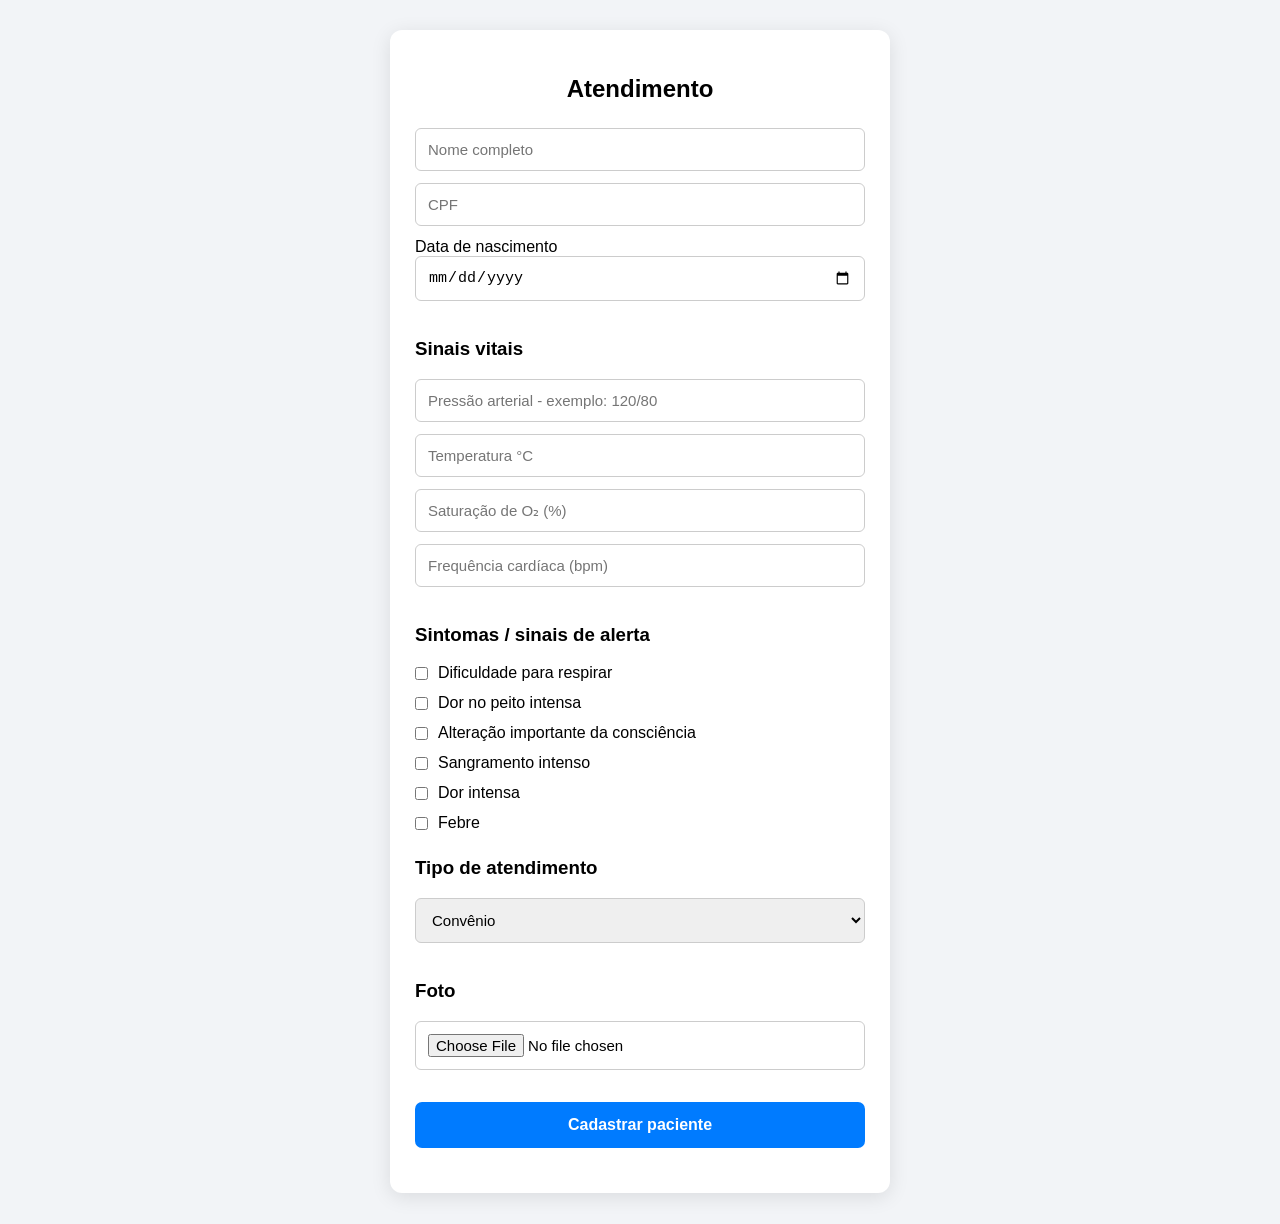
<file: frontend/atendimento.html>
<!DOCTYPE html>
<html lang="pt-BR">

<head>
    <meta charset="UTF-8">
    <meta name="viewport" content="width=device-width, initial-scale=1.0">

    <title>Atendimento</title>

    <style>
        * {
            box-sizing: border-box;
        }

        body {
            margin: 0;
            padding: 30px;
            font-family: Arial, sans-serif;
            background: #f2f4f7;
        }

        .container {
            max-width: 500px;
            margin: auto;
            padding: 25px;
            background: white;
            border-radius: 12px;
            box-shadow: 0 4px 20px rgba(0, 0, 0, 0.10);
        }

        h2 {
            text-align: center;
            margin-bottom: 25px;
        }

        h3 {
            margin-top: 25px;
        }

        input,
        select {
            width: 100%;
            padding: 12px;
            margin-bottom: 12px;
            border: 1px solid #ccc;
            border-radius: 6px;
            font-size: 15px;
        }

        .check {
            display: flex;
            align-items: center;
            gap: 10px;
            margin: 12px 0;
        }

        .check input {
            width: auto;
            margin: 0;
        }

        button {
            width: 100%;
            padding: 14px;
            margin-top: 20px;

            border: none;
            border-radius: 7px;

            background: #007bff;
            color: white;

            font-size: 16px;
            font-weight: bold;

            cursor: pointer;
        }

        button:hover {
            background: #0056b3;
        }

        #resultado {
            margin-top: 20px;
        }

        .risco {
            padding: 20px;
            border-radius: 10px;
            text-align: center;
            font-size: 22px;
            font-weight: bold;
        }

        .vermelho {
            background: #dc3545;
            color: white;
        }

        .amarelo {
            background: #ffc107;
            color: black;
        }

        .verde {
            background: #28a745;
            color: white;
        }

        .erro {
            color: #dc3545;
            font-weight: bold;
            text-align: center;
        }
    </style>
</head>

<body>

<div class="container">

    <h2>Atendimento</h2>

    <!-- DADOS DO PACIENTE -->

    <input
        type="text"
        id="nome"
        placeholder="Nome completo"
    >

    <input
        type="text"
        id="cpf"
        placeholder="CPF"
    >

    <label>Data de nascimento</label>

    <input
        type="date"
        id="dataNascimento"
    >

    <!-- SINAIS VITAIS -->

    <h3>Sinais vitais</h3>

    <input
        type="text"
        id="pressao"
        placeholder="Pressão arterial - exemplo: 120/80"
    >

    <input
        type="number"
        id="temperatura"
        placeholder="Temperatura °C"
        step="0.1"
    >

    <input
        type="number"
        id="saturacao"
        placeholder="Saturação de O₂ (%)"
    >

    <input
        type="number"
        id="frequencia"
        placeholder="Frequência cardíaca (bpm)"
    >

    <!-- SINTOMAS -->

    <h3>Sintomas / sinais de alerta</h3>

    <label class="check">
        <input type="checkbox" id="faltaAr">
        Dificuldade para respirar
    </label>

    <label class="check">
        <input type="checkbox" id="dorPeito">
        Dor no peito intensa
    </label>

    <label class="check">
        <input type="checkbox" id="inconsciente">
        Alteração importante da consciência
    </label>

    <label class="check">
        <input type="checkbox" id="sangramento">
        Sangramento intenso
    </label>

    <label class="check">
        <input type="checkbox" id="dorIntensa">
        Dor intensa
    </label>

    <label class="check">
        <input type="checkbox" id="febre">
        Febre
    </label>

    <!-- TIPO DE ATENDIMENTO -->

    <h3>Tipo de atendimento</h3>

    <select id="tipo">
        <option value="Convenio">Convênio</option>
        <option value="Particular">Particular</option>
    </select>

    <!-- FOTO -->

    <h3>Foto</h3>

    <input
        type="file"
        id="foto"
        accept="image/*"
    >

    <!-- BOTÃO -->

    <button onclick="cadastrar()">
        Cadastrar paciente
    </button>

    <!-- RESULTADO -->

    <div id="resultado"></div>

</div>


<script>

function identificarRisco() {

    /*
     * ATENÇÃO:
     * Esta é uma regra demonstrativa.
     * Em um sistema real, utilize o protocolo
     * de classificação de risco adotado pelo serviço.
     */

    const faltaAr =
        document.getElementById("faltaAr").checked;

    const dorPeito =
        document.getElementById("dorPeito").checked;

    const inconsciente =
        document.getElementById("inconsciente").checked;

    const sangramento =
        document.getElementById("sangramento").checked;

    const dorIntensa =
        document.getElementById("dorIntensa").checked;

    const febre =
        document.getElementById("febre").checked;

    const saturacao =
        Number(document.getElementById("saturacao").value);

    const temperatura =
        Number(document.getElementById("temperatura").value);


    // ==========================================
    // 🔴 VERMELHO
    // ==========================================

    if (
        faltaAr ||
        dorPeito ||
        inconsciente ||
        sangramento
    ) {

        return "vermelho";
    }


    // ==========================================
    // 🟡 AMARELO
    // ==========================================

    if (
        dorIntensa ||
        febre ||
        (saturacao > 0 && saturacao < 94) ||
        (temperatura >= 39)
    ) {

        return "amarelo";
    }


    // ==========================================
    // 🟢 VERDE
    // ==========================================

    return "verde";
}


function mostrarRisco(risco) {

    const resultado =
        document.getElementById("resultado");


    let texto = "";

    if (risco === "vermelho") {

        texto = "🔴 VERMELHO - Prioridade máxima";

    }

    else if (risco === "amarelo") {

        texto = "🟡 AMARELO - Atendimento prioritário";

    }

    else {

        texto = "🟢 VERDE - Baixa prioridade";

    }


    resultado.innerHTML = `
        <div class="risco ${risco}">
            ${texto}
        </div>
    `;
}


async function cadastrar() {

    const nome =
        document.getElementById("nome").value.trim();

    const cpf =
        document.getElementById("cpf").value.trim();

    const dataNascimento =
        document.getElementById("dataNascimento").value;

    const tipo =
        document.getElementById("tipo").value;


    // ==========================================
    // VALIDAÇÃO
    // ==========================================

    if (!nome) {

        alert("Digite o nome do paciente.");

        return;
    }

    if (!cpf) {

        alert("Digite o CPF.");

        return;
    }

    if (!dataNascimento) {

        alert("Digite a data de nascimento.");

        return;
    }


    // ==========================================
    // CLASSIFICAÇÃO
    // ==========================================

    const risco = identificarRisco();


    // Mostra imediatamente na tela

    mostrarRisco(risco);


    // ==========================================
    // DADOS
    // ==========================================

    const dados = {

        nome: nome,

        cpf: cpf,

        dataNascimento: dataNascimento,

        tipo: tipo,

        risco: risco,

        sinaisVitais: {

            pressao:
                document.getElementById("pressao").value,

            temperatura:
                document.getElementById("temperatura").value,

            saturacao:
                document.getElementById("saturacao").value,

            frequencia:
                document.getElementById("frequencia").value
        },

        sintomas: {

            faltaAr:
                document.getElementById("faltaAr").checked,

            dorPeito:
                document.getElementById("dorPeito").checked,

            inconsciente:
                document.getElementById("inconsciente").checked,

            sangramento:
                document.getElementById("sangramento").checked,

            dorIntensa:
                document.getElementById("dorIntensa").checked,

            febre:
                document.getElementById("febre").checked
        }

    };


    // ==========================================
    // ENVIA PARA O BACKEND
    // ==========================================

    try {

        const resposta = await fetch(
            "http://localhost:3000/atendimento",
            {
                method: "POST",

                headers: {
                    "Content-Type": "application/json"
                },

                body: JSON.stringify(dados)
            }
        );


        if (!resposta.ok) {

            throw new Error(
                "Erro HTTP: " + resposta.status
            );
        }


        alert(
            "Paciente cadastrado!\n\n" +
            "Classificação: " +
            risco.toUpperCase()
        );


    } catch (erro) {

        console.error(erro);

        document.getElementById("resultado").innerHTML += `
            <p class="erro">
                Não foi possível conectar ao servidor.
            </p>
        `;

    }

}

</script>

</body>

</html>
</file>
